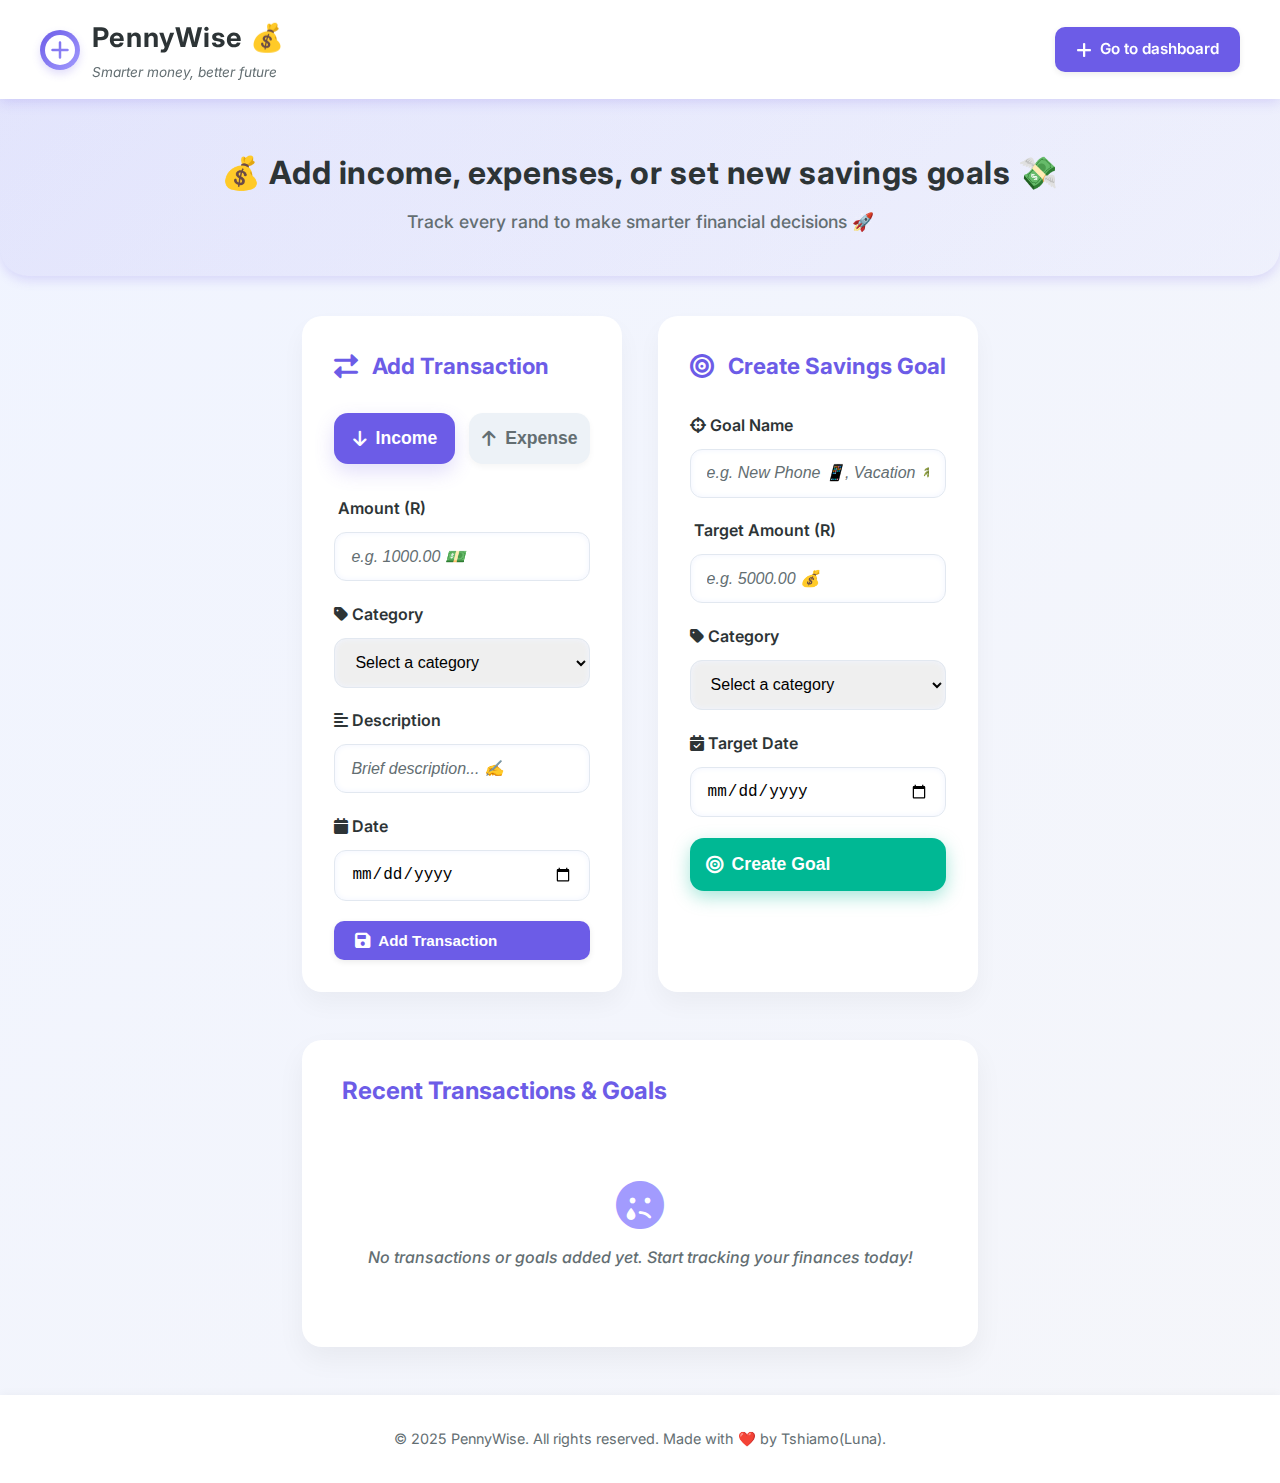
<file: add_data.html>
<!DOCTYPE html>
<html lang="en">
<head>
  <meta charset="UTF-8" />
  <meta name="viewport" content="width=device-width, initial-scale=1" />
  <title>Add Data | PennyWise</title>
  <link href="https://fonts.googleapis.com/css2?family=Inter:wght@400;500;600;700&display=swap" rel="stylesheet" />
  <link rel="stylesheet" href="https://cdnjs.cloudflare.com/ajax/libs/font-awesome/6.0.0/css/all.min.css" />
  <link rel="stylesheet" href="css/add_data.css" />
</head>
<body>
  <header>
    <nav class="navbar container" role="navigation" aria-label="Main navigation">
      <div class="logo" aria-label="PennyWise logo with coin icon">
        <svg class="logo-icon" xmlns="http://www.w3.org/2000/svg" width="40" height="40" viewBox="0 0 64 64" fill="none" aria-hidden="true" focusable="false">
          <circle cx="32" cy="32" r="30" fill="url(#coinGradient)" />
          <circle cx="32" cy="32" r="24" fill="var(--white)" />
          <path d="M20 32h24M32 20v24" stroke="url(#coinGradient)" stroke-width="4" stroke-linecap="round" />
          <defs>
            <linearGradient id="coinGradient" x1="0" y1="0" x2="64" y2="64" gradientUnits="userSpaceOnUse">
              <stop stop-color="#6C5CE7" />
              <stop offset="1" stop-color="#A29BFE" />
            </linearGradient>
          </defs>
        </svg>
        <div>
          <div class="logo-text">PennyWise 💰</div>
          <div class="logo-tagline">Smarter money, better future</div>
        </div>
      </div>
      <a href="index.html" class="btn btn-primary">
        <i class="fas fa-plus"></i> Go to dashboard
      </a>
    </nav>
  </header>

  <section class="hero" aria-label="Page introduction">
    <div class="container">
      <h1 class="hero-title">💰 Add income, expenses, or set new savings goals 💸</h1>
      <p class="hero-subtitle">Track every rand to make smarter financial decisions 🚀</p>
    </div>
  </section>

  <main class="container" role="main">
    <section class="form-grid" aria-label="Forms to add transactions and savings goals">
      <div class="form-card" role="region" aria-labelledby="addTransactionLabel" tabindex="0">
        <h3 id="addTransactionLabel" class="form-title">
          <i class="fas fa-exchange-alt" aria-hidden="true"></i> Add Transaction
        </h3>

        <div class="toggle-buttons" role="group" aria-label="Toggle transaction type">
          <button class="toggle-btn active" aria-pressed="true" type="button">
            <i class="fas fa-arrow-down" aria-hidden="true"></i> Income
          </button>
          <button class="toggle-btn" aria-pressed="false" type="button">
            <i class="fas fa-arrow-up" aria-hidden="true"></i> Expense
          </button>
        </div>

        <form aria-label="Add transaction form">
          <div class="form-group">
            <label class="form-label" for="amountInput">
              <i class="fas fa-rand-sign" aria-hidden="true"></i> Amount (R)
            </label>
            <input id="amountInput" type="number" class="form-control" placeholder="e.g. 1000.00 💵" step="0.01" required />
          </div>

          <div class="form-group">
            <label class="form-label" for="categorySelect">
              <i class="fas fa-tag" aria-hidden="true"></i> Category
            </label>
            <select id="categorySelect" class="form-control" required>
              <option value="">Select a category</option>
              <option value="salary">Salary</option>
              <option value="freelance">Freelance</option>
              <option value="investment">Investment</option>
              <option value="other">Other Income</option>
            </select>
          </div>

          <div class="form-group">
            <label class="form-label" for="descInput">
              <i class="fas fa-align-left" aria-hidden="true"></i> Description
            </label>
            <input id="descInput" type="text" class="form-control" placeholder="Brief description... ✍️" required />
          </div>

          <div class="form-group">
            <label class="form-label" for="dateInput">
              <i class="fas fa-calendar" aria-hidden="true"></i> Date
            </label>
            <input id="dateInput" type="date" class="form-control" required />
          </div>

          <button type="submit" class="btn btn-primary" style="width: 100%">
            <i class="fas fa-save" aria-hidden="true"></i> Add Transaction
          </button>
        </form>
      </div>

      <div class="form-card" role="region" aria-labelledby="createGoalLabel" tabindex="0">
        <h3 id="createGoalLabel" class="form-title">
          <i class="fas fa-bullseye" aria-hidden="true"></i> Create Savings Goal
        </h3>

        <form aria-label="Create savings goal form">
          <div class="form-group">
            <label class="form-label" for="goalName">
              <i class="fas fa-crosshairs" aria-hidden="true"></i> Goal Name
            </label>
            <input id="goalName" type="text" class="form-control" placeholder="e.g. New Phone 📱, Vacation 🌴..." required />
          </div>

          <div class="form-group">
            <label class="form-label" for="targetAmount">
              <i class="fas fa-rand-sign" aria-hidden="true"></i> Target Amount (R)
            </label>
            <input id="targetAmount" type="number" class="form-control" placeholder="e.g. 5000.00 💰" step="0.01" required />
          </div>

          <div class="form-group">
            <label class="form-label" for="goalCategory">
              <i class="fas fa-tag" aria-hidden="true"></i> Category
            </label>
            <select id="goalCategory" class="form-control" required>
              <option value="">Select a category</option>
              <option value="gadgets">Gadgets</option>
              <option value="travel">Travel</option>
              <option value="emergency">Emergency Fund</option>
              <option value="other">Other</option>
            </select>
          </div>

          <div class="form-group">
            <label class="form-label" for="targetDate">
              <i class="fas fa-calendar-check" aria-hidden="true"></i> Target Date
            </label>
            <input id="targetDate" type="date" class="form-control" required />
          </div>

          <button type="submit" class="btn btn-success" style="width: 100%">
            <i class="fas fa-bullseye" aria-hidden="true"></i> Create Goal
          </button>
        </form>
      </div>
    </section>
    <section class="transactions-card" aria-label="Recent transactions and savings goals">
      <div class="transactions-header">
        <h3>Recent Transactions & Goals</h3>
      </div>

      <div class="empty-state" id="emptyState">
        <i class="fas fa-sad-tear" aria-hidden="true"></i>
        <p>No transactions or goals added yet. Start tracking your finances today!</p>
      </div>
      <div class="transactions-list" id="transactionsList">
        <!-- Transactions will be dynamically added here -->
      </div>
    </section>
  </main>

  <footer>
    &copy; 2025 PennyWise. All rights reserved. Made with ❤️ by Tshiamo(Luna).
  </footer>

  <script src="js/form.js"></script>
</body>
</html>
</file>
<file: css/add_data.css>
:root {
  --primary: #6c5ce7;
  --primary-light: #a29bfe;
  --secondary: #00b894;
  --accent: #fd79a8;
  --warning: #fdcb6e;
  --danger: #e17055;
  --dark: #2d3436;
  --light: #f5f6fa;
  --gray: #636e72;
  --white: #ffffff;
  --success: #00b894;
  --info: #0984e3;
  --shadow-light: rgba(108, 92, 231, 0.2);
}

* {
  margin: 0;
  padding: 0;
  box-sizing: border-box;
}

@keyframes fadeIn {
  from {
    opacity: 0;
    transform: translateY(20px);
  }
  to {
    opacity: 1;
    transform: translateY(0);
  }
}

body {
  font-family: "Inter", sans-serif;
  background: linear-gradient(135deg, #f0f4ff, #f5f6fa);
  color: var(--dark);
  line-height: 1.6;
  min-height: 100vh;
  display: flex;
  flex-direction: column;
  animation: fadeIn 0.6s ease-in-out;
}

.container {
  max-width: 1200px;
  margin: 0 auto;
  padding: 0 20px;
  flex-grow: 1;
}

header {
  background: var(--white);
  box-shadow: 0 3px 12px var(--shadow-light);
  position: sticky;
  top: 0;
  z-index: 100;
  transition: background 0.3s ease;
}

.navbar {
  display: flex;
  justify-content: space-between;
  align-items: center;
  padding: 1rem 0;
}

.logo {
  display: flex;
  align-items: center;
  gap: 12px;
  user-select: none;
}

.logo-icon {
  width: 40px;
  height: 40px;
  background: linear-gradient(135deg, var(--primary), var(--primary-light));
  border-radius: 50%;
  display: flex;
  align-items: center;
  justify-content: center;
  color: var(--white);
  font-weight: 700;
  font-size: 1.3rem;
  box-shadow: 0 4px 8px var(--shadow-light);
  transition: transform 0.3s ease;
}

.logo-icon:hover {
  transform: rotate(15deg) scale(1.1);
}

.logo-text {
  font-size: 1.7rem;
  font-weight: 700;
  color: inherit;
  letter-spacing: 1px;
}

.logo-tagline {
  font-size: 0.85rem;
  color: var(--gray);
  margin-top: 2px;
  font-style: italic;
  user-select: none;
}

.nav-actions {
  display: flex;
  gap: 18px;
  align-items: center;
}

.btn {
  padding: 0.65rem 1.3rem;
  border-radius: 10px;
  font-weight: 600;
  cursor: pointer;
  transition: all 0.3s ease;
  display: inline-flex;
  align-items: center;
  gap: 8px;
  box-shadow: 0 2px 6px rgba(0, 0, 0, 0.08);
  user-select: none;
  border: none;
  font-size: 0.95rem;
  background: var(--primary);
  color: var(--white);
  text-decoration: none;
}

.btn i {
  font-size: 1.1rem;
}

.btn-primary:hover {
  background: var(--primary-light);
  box-shadow: 0 5px 15px var(--shadow-light);
  transform: translateY(-3px);
}

.btn-link {
  background: transparent;
  border: none;
  color: var(--primary);
  font-weight: 600;
  font-size: 1rem;
  padding: 0;
  box-shadow: none;
  transition: color 0.3s ease;
}

.btn-link:hover {
  color: var(--primary-light);
  text-decoration: underline;
}

.hero {
  background: linear-gradient(
    135deg,
    rgba(108, 92, 231, 0.1),
    rgba(162, 155, 254, 0.05)
  );
  padding: 3rem 0 2.5rem;
  border-radius: 0 0 28px 28px;
  margin-bottom: 2.5rem;
  text-align: center;
  box-shadow: 0 4px 12px var(--shadow-light);
  user-select: none;
}

.hero-title {
  font-size: 2rem;
  font-weight: 700;
  margin-bottom: 0.6rem;
  letter-spacing: 0.02em;
}

.hero-subtitle {
  color: var(--gray);
  font-size: 1.1rem;
  font-weight: 500;
}

.form-grid {
  display: grid;
  grid-template-columns: 1fr 1fr;
  gap: 2.2rem;
  margin-bottom: 3rem;
}

@media (max-width: 768px) {
  .form-grid {
    grid-template-columns: 1fr;
  }
}

.form-card {
  background: var(--white);
  border-radius: 20px;
  padding: 2rem;
  box-shadow: 0 12px 24px rgba(0, 0, 0, 0.04);
  transition: box-shadow 0.3s ease, transform 0.3s ease;
  user-select: none;
  position: relative;
  overflow: hidden;
}

.form-card:hover {
  box-shadow: 0 20px 40px rgba(108, 92, 231, 0.15);
  transform: translateY(-6px);
}

.form-title {
  font-size: 1.4rem;
  margin-bottom: 1.8rem;
  display: flex;
  align-items: center;
  gap: 14px;
  color: var(--primary);
  font-weight: 700;
  user-select: none;
}

.form-title i {
  font-size: 1.5rem;
}

.form-group {
  margin-bottom: 1.3rem;
}

.form-label {
  display: block;
  margin-bottom: 0.65rem;
  font-weight: 600;
  color: var(--dark);
  user-select: none;
}

.form-control {
  width: 100%;
  padding: 0.9rem 1rem;
  border: 1.5px solid #e2e8f0;
  border-radius: 12px;
  font-size: 1rem;
  font-weight: 500;
  color: var (--dark);
  transition: all 0.35s ease;
  box-shadow: inset 0 0 6px #f0f4ff;
  outline-offset: 2px;
}

.form-control::placeholder {
  color: var(--gray);
  font-style: italic;
}

.form-control:focus {
  outline: none;
  border-color: var(--primary-light);
  box-shadow: 0 0 10px var(--primary-light);
}

.toggle-buttons {
  display: flex;
  gap: 14px;
  margin-bottom: 2rem;
  user-select: none;
}

.toggle-btn {
  flex: 1;
  padding: 0.95rem 0;
  border-radius: 14px;
  border: none;
  font-weight: 600;
  cursor: pointer;
  transition: all 0.3s ease;
  display: flex;
  align-items: center;
  justify-content: center;
  gap: 10px;
  font-size: 1.1rem;
  background: #edf2f7;
  color: var(--gray);
  box-shadow: 0 3px 6px rgba(0, 0, 0, 0.04);
  user-select: none;
}

.toggle-btn.active {
  background: var(--primary);
  color: var(--white);
  box-shadow: 0 8px 20px var(--shadow-light);
}

.toggle-btn:not(.active):hover {
  background: #e2e8f0;
  color: var(--primary);
  box-shadow: 0 8px 18px var(--shadow-light);
  transform: translateY(-2px);
}

.btn-success {
  background: var(--success);
  color: var(--white);
  width: 100%;
  padding: 1rem;
  border: none;
  border-radius: 14px;
  font-weight: 600;
  cursor: pointer;
  transition: all 0.3s ease;
  box-shadow: 0 6px 18px rgba(0, 184, 148, 0.35);
  font-size: 1.1rem;
  user-select: none;
}

.btn-success:hover {
  background: #00a884;
  box-shadow: 0 10px 25px rgba(0, 184, 148, 0.55);
  transform: translateY(-3px);
}

.transactions-card {
  background: var(--white);
  border-radius: 20px;
  padding: 2rem 2.5rem;
  box-shadow: 0 12px 28px rgba(0, 0, 0, 0.05);
  margin-bottom: 3rem;
  user-select: none;
  position: relative;
  overflow: hidden;
  transition: box-shadow 0.3s ease, transform 0.3s ease;
}

.transactions-card:hover {
  box-shadow: 0 18px 36px rgba(108, 92, 231, 0.15);
  transform: translateY(-4px);
}

.transactions-header {
  display: flex;
  justify-content: space-between;
  align-items: center;
  margin-bottom: 1.6rem;
}

.transactions-header h3 {
  font-weight: 700;
  font-size: 1.5rem;
  color: var(--primary);
  user-select: none;
}

.empty-state {
  text-align: center;
  padding: 2.8rem 0;
  color: var(--gray);
  font-style: italic;
  font-weight: 500;
  font-size: 1rem;
  user-select: none;
}

.empty-state i {
  font-size: 3rem;
  margin-bottom: 1rem;
  color: var(--primary-light);
  animation: bounce 2.5s ease-in-out infinite;
}

footer {
  text-align: center;
  padding: 2rem 0;
  color: var(--gray);
  font-size: 0.9rem;
  background: var(--white);
  box-shadow: 0 -2px 8px rgba(0, 0, 0, 0.03);
  user-select: none;
  flex-shrink: 0;
}

@keyframes bounce {
  0%,
  100% {
    transform: translateY(0);
  }
  50% {
    transform: translateY(-12px);
  }
}
@media (max-width: 1024px) {
  .navbar {
    flex-direction: column;
    gap: 1rem;
  }

  .nav-actions {
    flex-wrap: wrap;
    justify-content: center;
  }

  .hero-title {
    font-size: 1.8rem;
  }

  .hero-subtitle {
    font-size: 1rem;
  }
}

@media (max-width: 768px) {
  .form-grid {
    grid-template-columns: 1fr;
    gap: 1.5rem;
  }

  .navbar {
    flex-direction: column;
    gap: 0.8rem;
  }

  .hero {
    padding: 2rem 1rem;
  }

  .hero-title {
    font-size: 1.6rem;
  }

  .form-card,
  .transactions-card {
    padding: 1.5rem;
  }
}

@media (max-width: 480px) {
  .logo-text {
    font-size: 1.4rem;
  }

  .hero-title {
    font-size: 1.4rem;
  }

  .hero-subtitle {
    font-size: 0.95rem;
  }

  .toggle-buttons {
    flex-direction: column;
    gap: 0.8rem;
  }

  .btn,
  .btn-success {
    font-size: 0.9rem;
    padding: 0.7rem;
  }

  .form-control {
    font-size: 0.9rem;
    padding: 0.8rem;
  }
}
</file>
